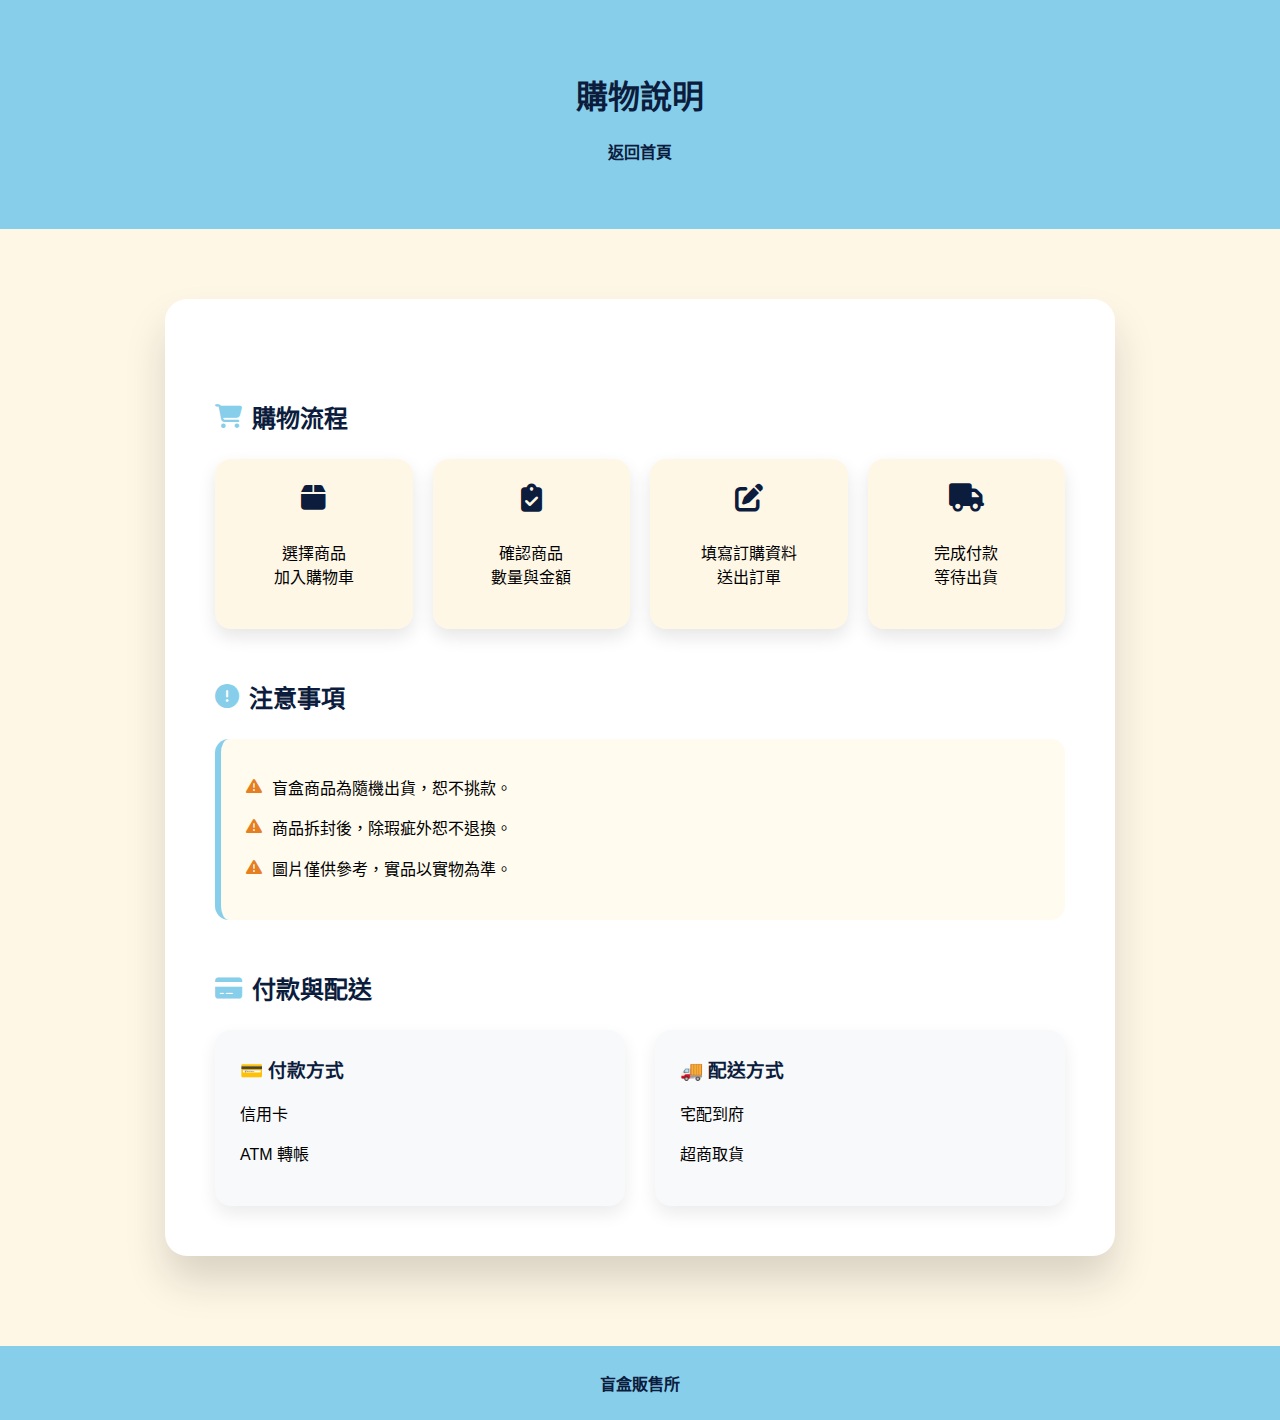
<file: guide.html>
<!DOCTYPE html>
<html lang="zh-TW">
<head>
<meta charset="UTF-8">
<title>購物說明｜盲盒販售所</title>
<meta name="viewport" content="width=device-width, initial-scale=1.0">
<link href="https://unpkg.com/aos@2.3.1/dist/aos.css" rel="stylesheet">
<link rel="stylesheet" href="https://cdnjs.cloudflare.com/ajax/libs/font-awesome/6.5.0/css/all.min.css">
<style>
*{box-sizing:border-box;font-family:"Segoe UI",Arial}
body{margin:0;background:#fff7e6}

header{
 background:linear-gradient(135deg,skyblue,skyblue);
 color:#0b1c3d;
 padding:50px 20px;
 text-align:center
}
header a{color:#0b1c3d;text-decoration:none;font-weight:600}

section{
 max-width:950px;
 margin:70px auto;
 background:#fff;
 padding:50px;
 border-radius:22px;
 box-shadow:0 25px 40px rgba(0,0,0,.15)
}

h2{
 color:#0b1c3d;
 margin:50px 0 25px;
 display:flex;
 align-items:center;
 gap:10px;
}

h2 i{color:skyblue}

.flow{
 display:grid;
 grid-template-columns:repeat(auto-fit,minmax(180px,1fr));
 gap:20px;
 margin-top:20px;
}

.flow div{
 background:#fff7e6;
 border-radius:16px;
 padding:25px;
 text-align:center;
 box-shadow:0 8px 18px rgba(0,0,0,.1);
 transition:.3s;
}

.flow div:hover{
 transform:translateY(-6px);
}

.flow i{
 font-size:28px;
 color:#0b1c3d;
 margin-bottom:12px;
}

.notice{
 background:#fffbeF;
 border-left:6px solid skyblue;
 padding:25px;
 border-radius:14px;
 line-height:1.9;
}

.notice p{
 margin:10px 0;
 display:flex;
 gap:10px;
 align-items:flex-start;
}

.notice i{
 color:#e67e22;
 margin-top:4px;
}

.pay{
 display:grid;
 grid-template-columns:1fr 1fr;
 gap:30px;
 margin-top:20px;
}

.pay div{
 background:#f8f9fa;
 padding:25px;
 border-radius:16px;
 box-shadow:0 8px 18px rgba(0,0,0,.08);
}

.pay h3{
 margin-top:0;
 color:#0b1c3d;
}

footer{
 background:skyblue;
 color:#0b1c3d;
 text-align:center;
 padding:25px;
 margin-top:90px;
 font-weight:600
}

@media(max-width:768px){
 .pay{grid-template-columns:1fr}
}
</style>
</head>
</head>
<body>

<header>
  <h1>購物說明</h1>
  <p><a href="index.html">返回首頁</a></p>
</header>

<section>

  <h2><i class="fa-solid fa-cart-shopping"></i> 購物流程</h2>
  <div class="flow">
    <div>
      <i class="fa-solid fa-box"></i>
      <p>選擇商品<br>加入購物車</p>
    </div>
    <div>
      <i class="fa-solid fa-clipboard-check"></i>
      <p>確認商品<br>數量與金額</p>
    </div>
    <div>
      <i class="fa-solid fa-pen-to-square"></i>
      <p>填寫訂購資料<br>送出訂單</p>
    </div>
    <div>
      <i class="fa-solid fa-truck"></i>
      <p>完成付款<br>等待出貨</p>
    </div>
  </div>

  <h2><i class="fa-solid fa-circle-exclamation"></i> 注意事項</h2>
  <div class="notice">
    <p><i class="fa-solid fa-triangle-exclamation"></i> 盲盒商品為隨機出貨，恕不挑款。</p>
    <p><i class="fa-solid fa-triangle-exclamation"></i> 商品拆封後，除瑕疵外恕不退換。</p>
    <p><i class="fa-solid fa-triangle-exclamation"></i> 圖片僅供參考，實品以實物為準。</p>
  </div>

  <h2><i class="fa-solid fa-credit-card"></i> 付款與配送</h2>
  <div class="pay">
    <div>
      <h3>💳 付款方式</h3>
      <p>信用卡</p>
      <p>ATM 轉帳</p>
    </div>
    <div>
      <h3>🚚 配送方式</h3>
      <p>宅配到府</p>
      <p>超商取貨</p>
    </div>
  </div>

</section>
<footer>盲盒販售所</footer>
</body>
</html>
</file>
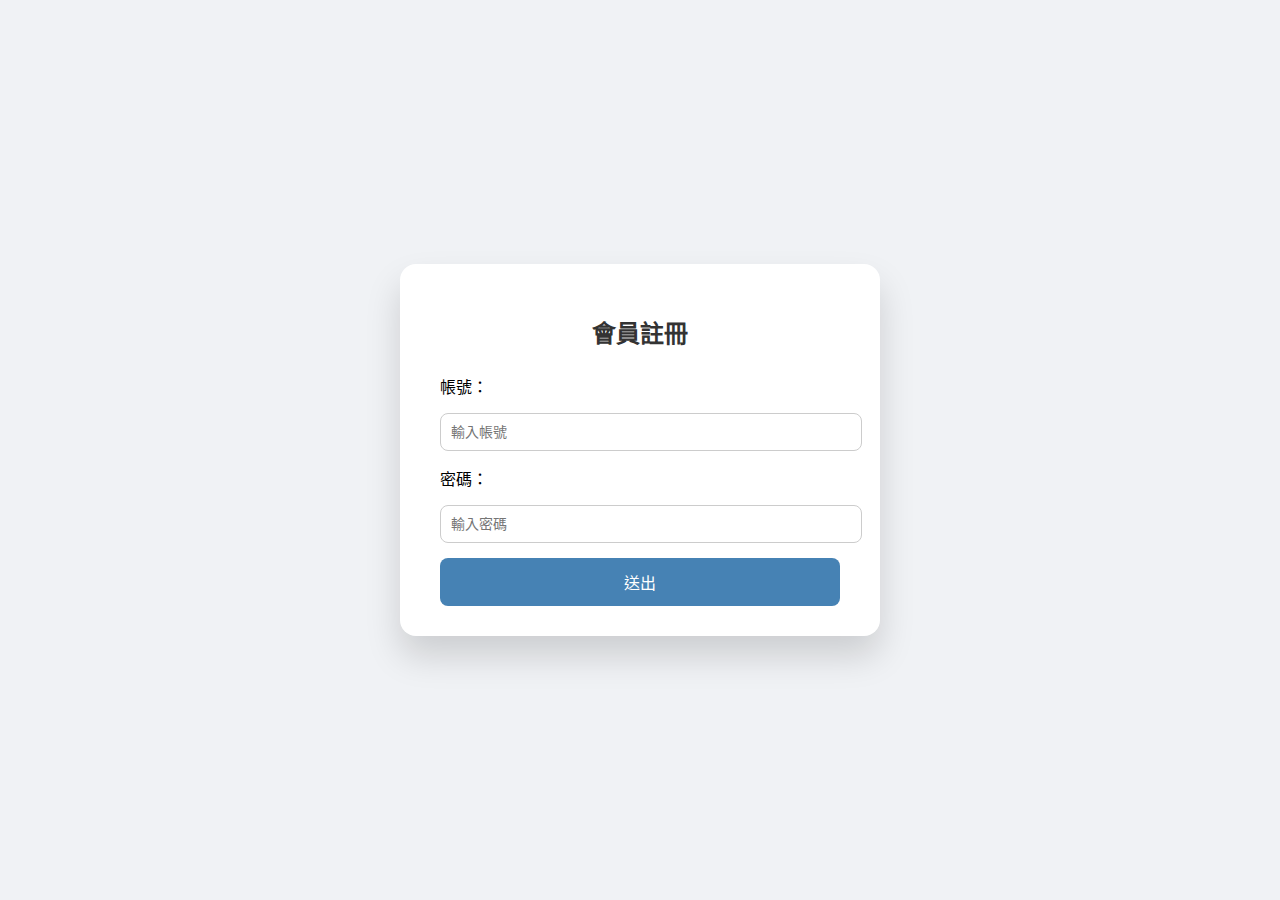
<file: register.html>
<!DOCTYPE html>
<html lang="zh-TW">
<head>
<meta charset="UTF-8">
<title>會員註冊</title>
<style>
  /* 全局樣式 */
  body {
    font-family: "微軟正黑體", sans-serif;
    background: #f0f2f5;
    margin: 0;
    padding: 0;
    display: flex;
    justify-content: center;
    align-items: center;
    height: 100vh;
  }

  /* 卡片樣式 */
  .card {
    background: #fff;
    padding: 30px 40px;
    border-radius: 16px;
    box-shadow: 0 20px 35px rgba(0,0,0,0.15);
    width: 100%;
    max-width: 400px;
  }

  h2 {
    text-align: center;
    margin-bottom: 25px;
    color: #333;
  }

  /* 表單樣式 */
  form {
    display: flex;
    flex-direction: column;
    gap: 15px;
  }

  input {
    width: 100%;
    padding: 10px;
    border-radius: 8px;
    border: 1px solid #ccc;
    font-size: 14px;
  }

  input:focus {
    border-color: steelblue;
    outline: none;
  }

  button {
    padding: 12px;
    background: steelblue;
    color: #fff;
    font-size: 16px;
    border: none;
    border-radius: 8px;
    cursor: pointer;
    transition: 0.3s;
  }

  button:hover {
    background: #1c5fa8;
  }
</style>
</head>
<body>

<div class="card">
  <h2>會員註冊</h2>
  <form>
    <label>帳號：</label>
    <input type="text" placeholder="輸入帳號" required>
    
    <label>密碼：</label>
    <input type="password" placeholder="輸入密碼" required>
    
    <button type="submit">送出</button>
  </form>
</div>

</body>
</html>
</file>
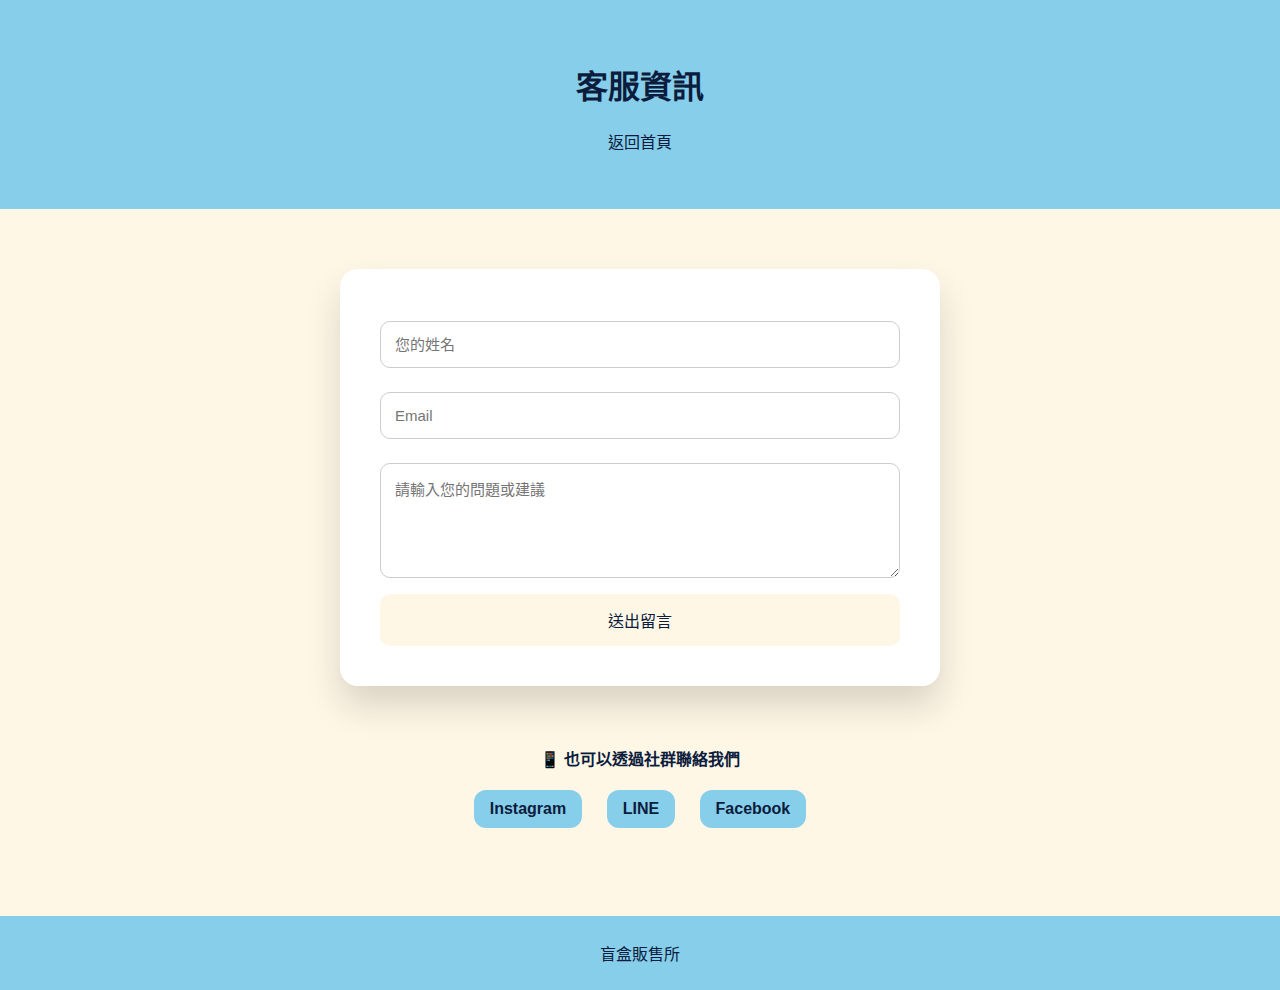
<file: service.html>
<!DOCTYPE html>
<html lang="zh-TW">
<head>
<meta charset="UTF-8">
<title>客服資訊｜盲盒販售所</title>
<meta name="viewport" content="width=device-width, initial-scale=1.0">
<link href="https://unpkg.com/aos@2.3.1/dist/aos.css" rel="stylesheet">
<style>
*{box-sizing:border-box;font-family:"Segoe UI",Arial}
body{margin:0;background:#fff7e6}

header{
 background:linear-gradient(135deg,skyblue,skyblue);
 color:#0b1c3d;padding:40px 20px;text-align:center
}
header a{color:#0b1c3d;text-decoration:none}

section{
 max-width:600px;
 margin:60px auto;
 background:#fff;
 padding:40px;
 border-radius:18px;
 box-shadow:0 20px 35px rgba(0,0,0,.15)
}

input,textarea{
 width:100%;
 padding:14px;
 margin:12px 0;
 border-radius:10px;
 border:1px solid #ccc;
 font-size:15px
}
input:focus,textarea:focus{
 outline:none;
 border-color:#fff7e6;
}

button{
 width:100%;
 padding:14px;
 background:#fff7e6;
 color:#0b1c3d;
 border:none;
 border-radius:10px;
 font-size:16px;
 cursor:pointer;
 transition:.3s
}
button:hover{opacity:.85}

footer{
 background:skyblue;color:#0b1c3d;
 text-align:center;padding:25px;margin-top:80px
}

.social{
  margin-top:30px;
  text-align:center;
}

.social p{
  margin-bottom:12px;
  font-weight:600;
  color:#0b1c3d;
}

.social a{
  display:inline-flex;
  align-items:center;
  justify-content:center;
  gap:8px;
  margin:8px 10px;
  padding:10px 16px;
  border-radius:12px;
  background:skyblue;
  color:#0b1c3d;
  text-decoration:none;
  font-weight:600;
  transition:.3s;
}

.social a:hover{
  transform:translateY(-3px);
  box-shadow:0 10px 20px rgba(0,0,0,.15);
}

</style>
</head>
<body>

<header>
  <h1>客服資訊</h1>
  <p><a href="index.html">返回首頁</a></p>
</header>

<section>
  <form onsubmit="sendMsg(event)">
    <input type="text" placeholder="您的姓名" required>
    <input type="email" placeholder="Email" required>
    <textarea rows="5" placeholder="請輸入您的問題或建議" required></textarea>
    <button type="submit">送出留言</button>
  </form>
</section>

<div class="social">
  <p>📱 也可以透過社群聯絡我們</p>

  <a href="https://www.instagram.com/" target="_blank">
     Instagram
  </a>

  <a href="https://www.line.me/tw/" target="_blank">
     LINE
  </a>
  <a href="https://www.facebook.com/" target="_blank">
     Facebook
  </a>
</div>


<footer>盲盒販售所</footer>

<script>
function sendMsg(e){
  e.preventDefault();
  alert("留言已送出，客服將盡快與您聯繫！");
  e.target.reset();
}
</script>

</body>
</html>
</file>
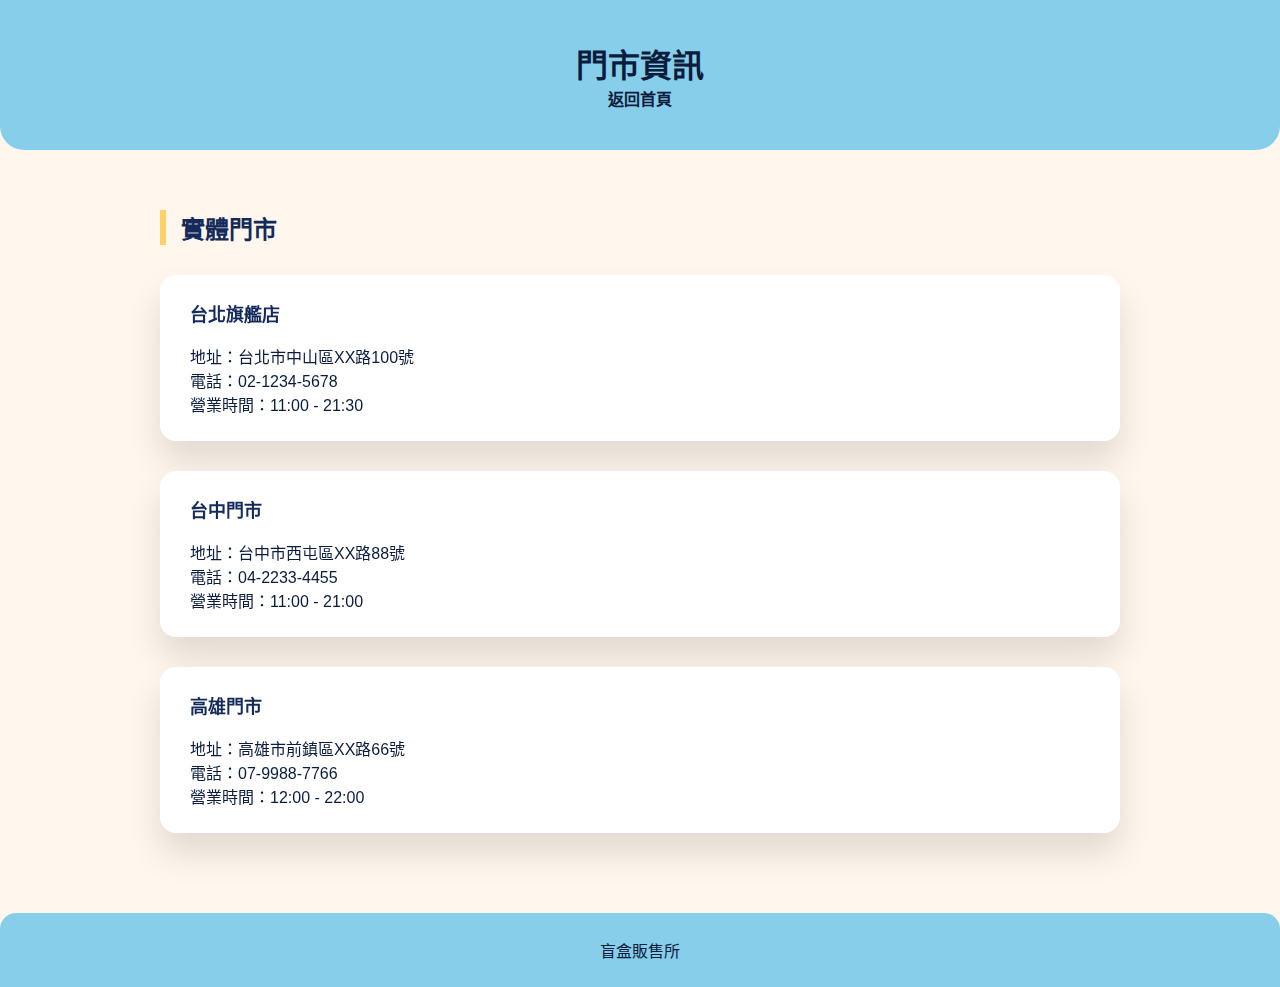
<file: store.html>
<!DOCTYPE html>
<html lang="zh-TW">
<head>
<meta charset="UTF-8">
<title>門市資訊｜盲盒販售所</title>
<meta name="viewport" content="width=device-width, initial-scale=1.0">
<link href="https://unpkg.com/aos@2.3.1/dist/aos.css" rel="stylesheet">
<style>
* { box-sizing: border-box; font-family: "微軟正黑體", Arial, sans-serif; margin: 0; padding: 0; }
body { background: #fff7ed; color: #0b1c3d; }

/* Header */
header {
  background: linear-gradient(135deg,skyblue,skyblue);
  color: #0b1c3d;
  padding: 40px 20px;
  text-align: center;
  border-bottom-left-radius: 24px;
  border-bottom-right-radius: 24px;
}
header a {
  color: #0b1c3d;
  text-decoration: none;
  font-weight: bold;
}

/* Content */
section {
  max-width: 1000px;
  margin: 60px auto;
  padding: 0 20px;
}
h2 {
  color: #132a5a;
  margin-bottom: 30px;
  border-left: 6px solid #ffd166;
  padding-left: 15px;
  font-weight: 600;
}

/* Store Card */
.store {
  background: #fff;
  padding: 25px 30px;
  margin-bottom: 30px;
  border-radius: 16px;
  box-shadow: 0 20px 35px rgba(0,0,0,0.12);
  transition: transform 0.3s, box-shadow 0.3s;
}
.store:hover {
  transform: translateY(-6px);
  box-shadow: 0 25px 40px rgba(0,0,0,0.15);
}
.store b {
  font-size: 18px;
  color: #132a5a;
}

/* Map */
iframe {
  width: 100%;
  height: 250px;
  border-radius: 16px;
  border: 0;
  margin-bottom: 30px;
}

/* Footer */
footer {
  background: skyblue;
  color: #0b1c3d;
  text-align: center;
  padding: 25px;
  margin-top: 80px;
  border-top-left-radius: 16px;
  border-top-right-radius: 16px;
}

/* AOS animations */
[data-aos] {
  opacity: 0;
  transition-property: opacity, transform;
}
</style>
</head>
<body>

<header>
  <h1>門市資訊</h1>
  <p><a href="index.html">返回首頁</a></p>
</header>

<section>
  <h2>實體門市</h2>

  <div class="store" data-aos="fade-up">
    <b>台北旗艦店</b><br><br>
    地址：台北市中山區XX路100號<br>
    電話：02-1234-5678<br>
    營業時間：11:00 - 21:30
  </div>

  <div class="store" data-aos="fade-up">
    <b>台中門市</b><br><br>
    地址：台中市西屯區XX路88號<br>
    電話：04-2233-4455<br>
    營業時間：11:00 - 21:00
  </div>

  <div class="store" data-aos="fade-up">
    <b>高雄門市</b><br><br>
    地址：高雄市前鎮區XX路66號<br>
    電話：07-9988-7766<br>
    營業時間：12:00 - 22:00
  </div>
</section>

<footer>盲盒販售所</footer>

<script src="https://unpkg.com/aos@2.3.1/dist/aos.js"></script>
<script>
  AOS.init({
    duration: 900,
    once: true
  });
</script>

</body>
</html>
</file>
